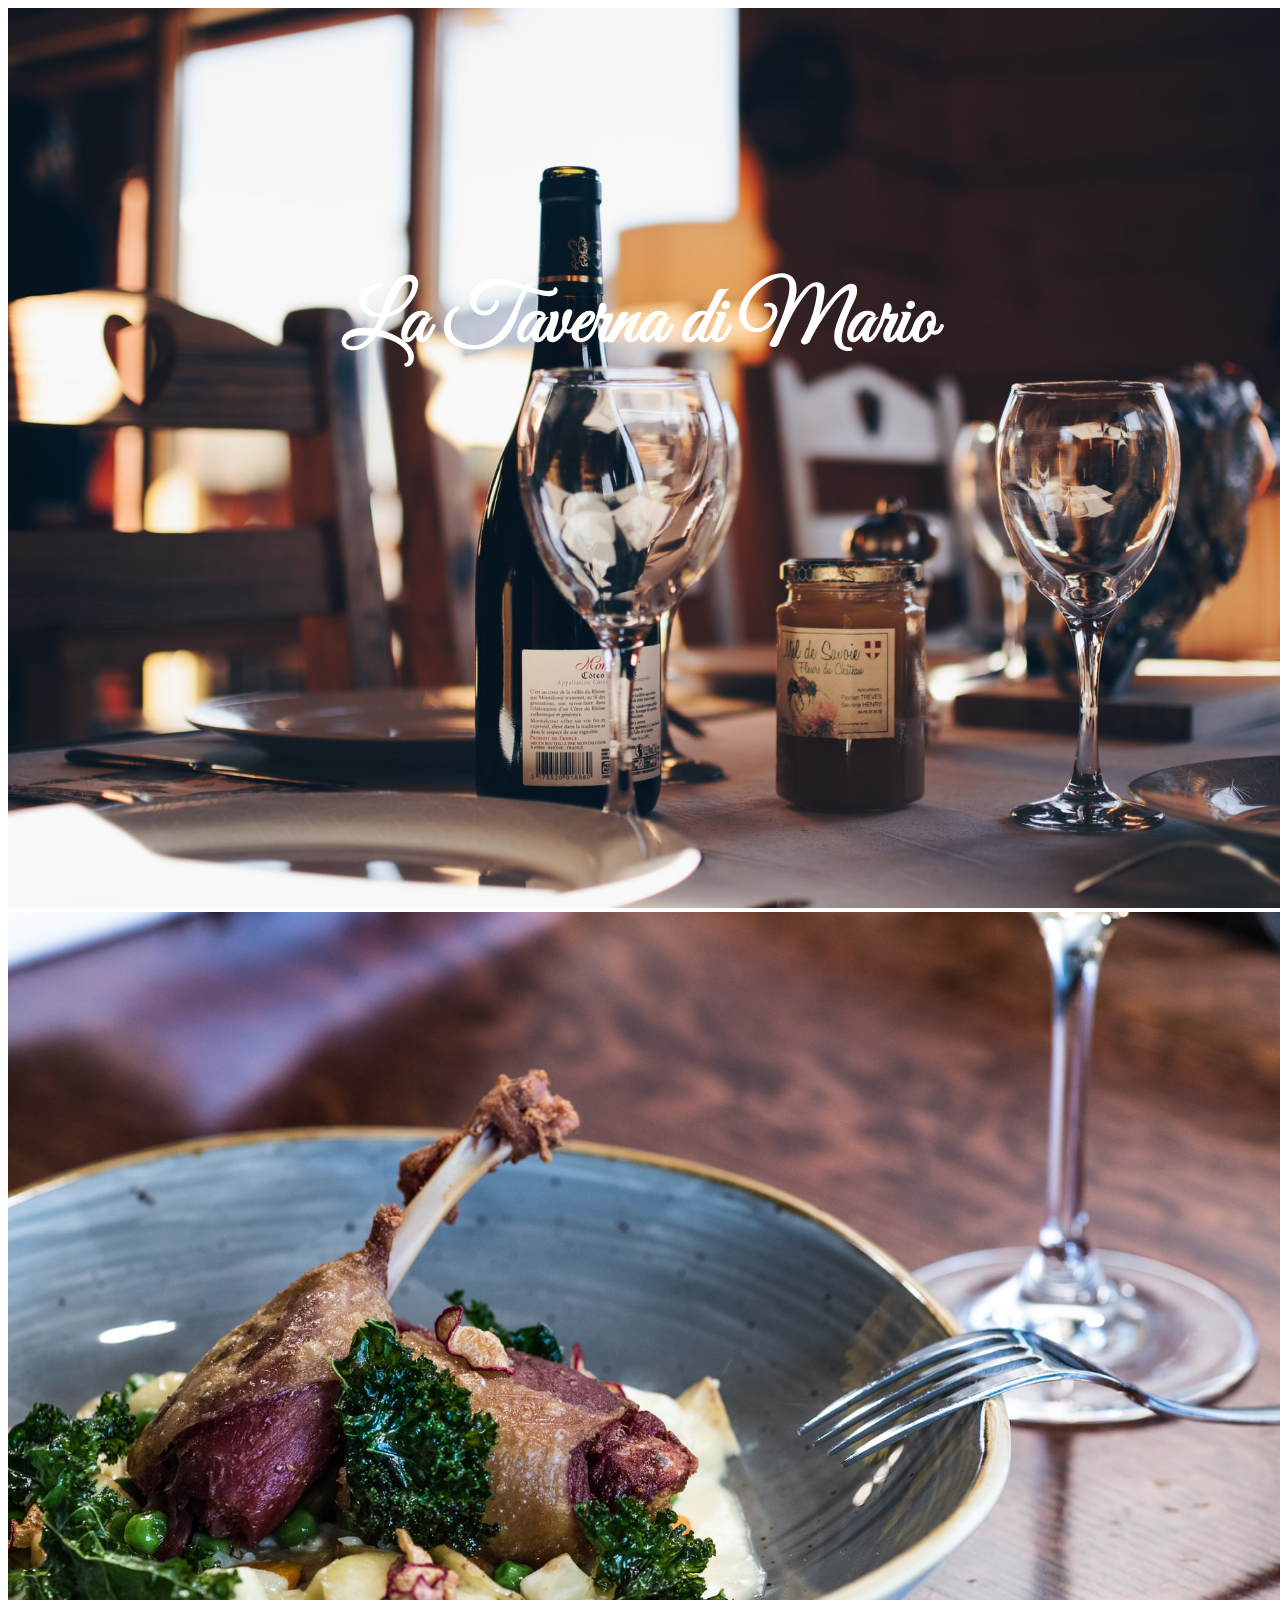
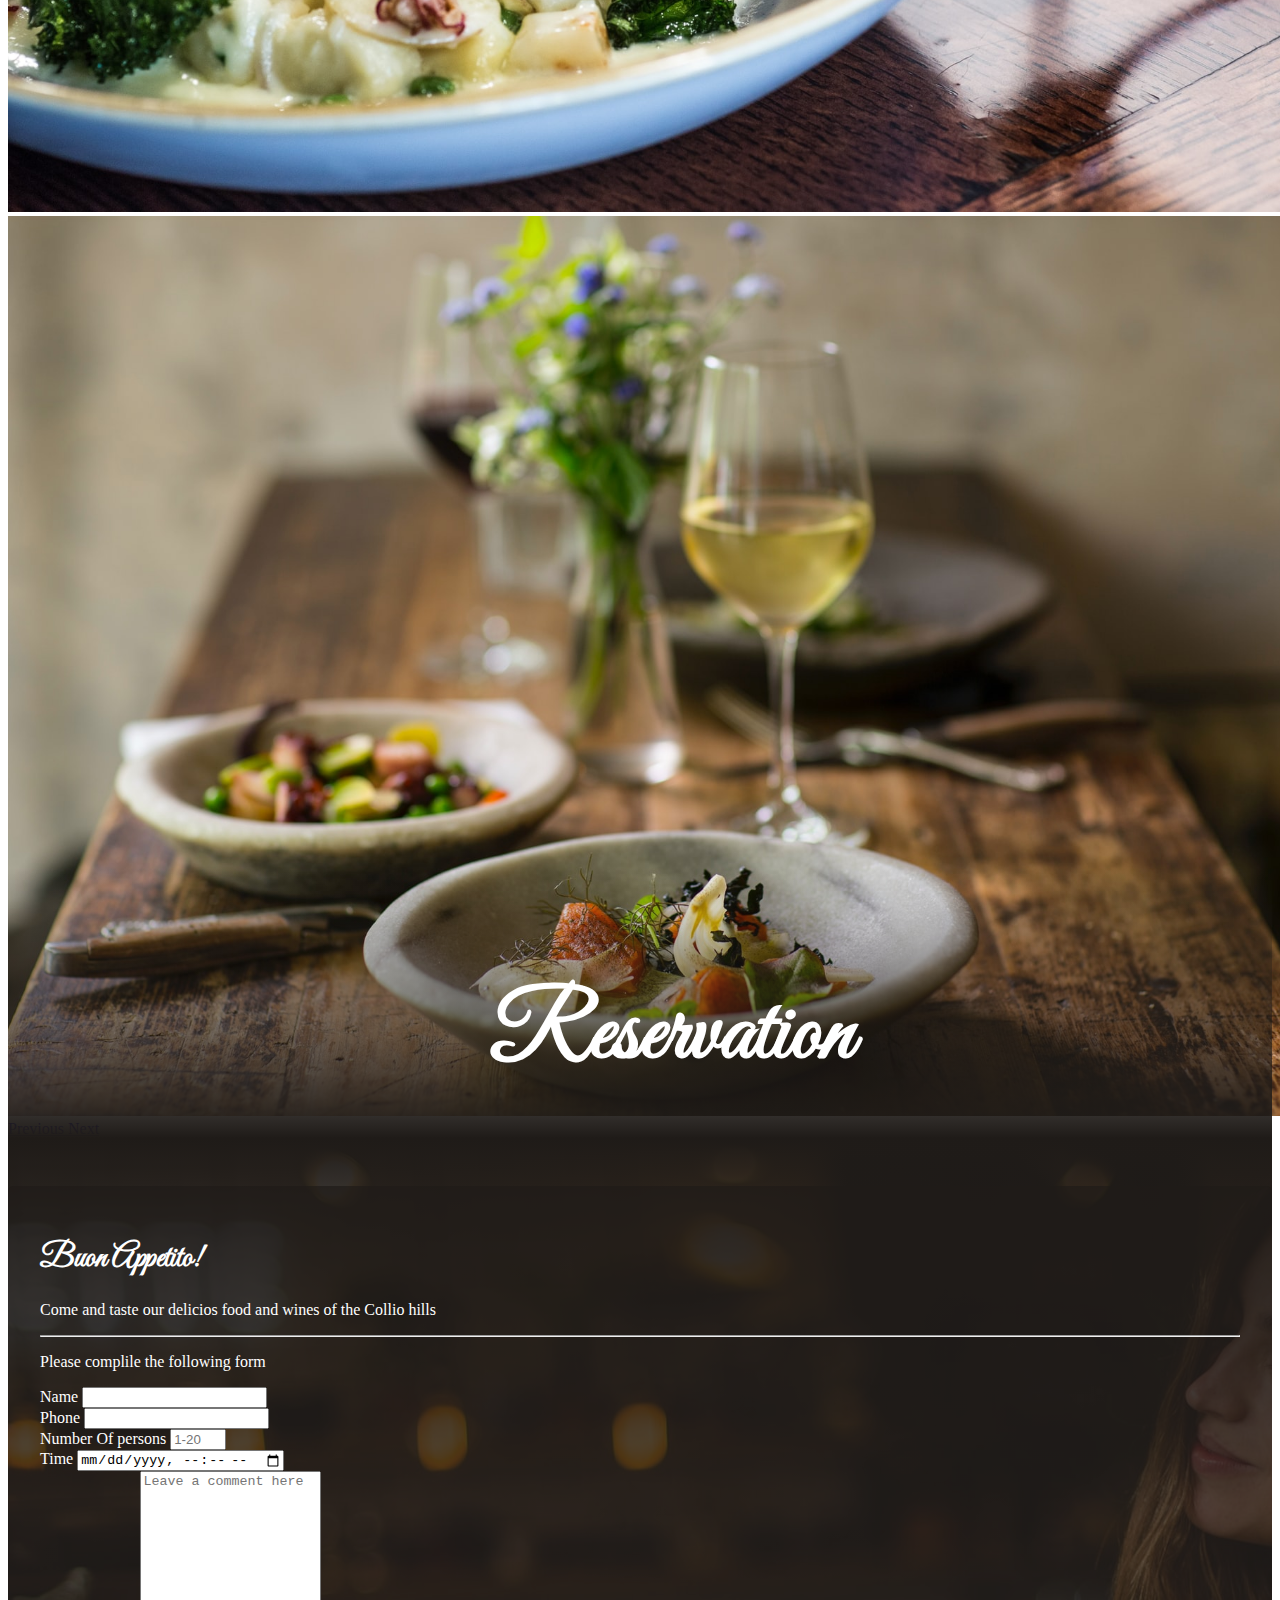
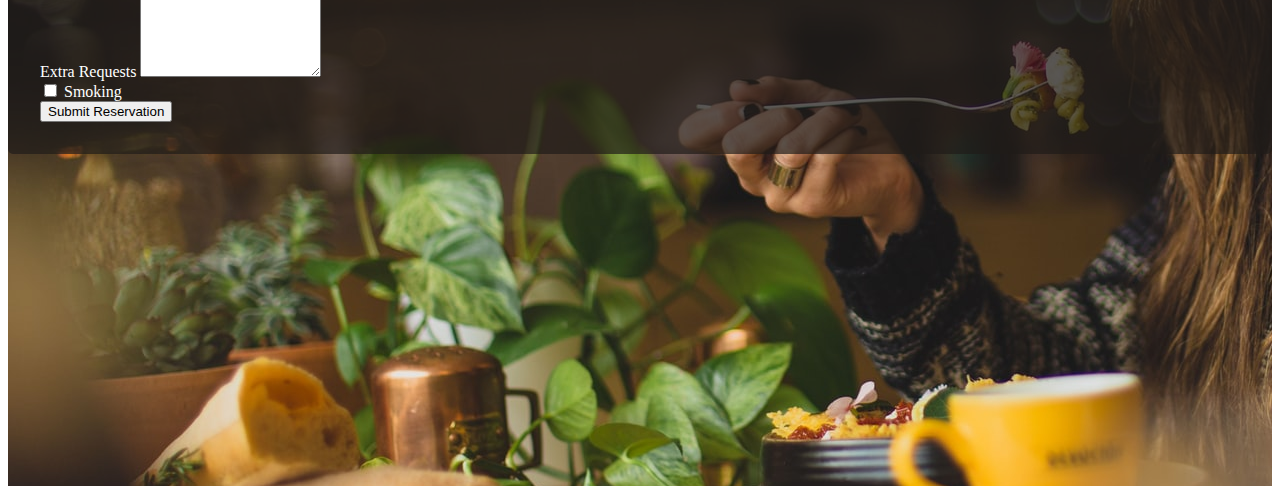
<file: index.html>
<!DOCTYPE html>
<html lang="en">
<head>
    <meta charset="UTF-8">
    <meta name="viewport" content="width=device-width, initial-scale=1.0">
    <title>Strive Ignite / w3-d4</title>    

    <!-- BOOTSTRAP 5 - CSS only -->
    <link href="https://cdn.jsdelivr.net/npm/bootstrap@5.0.0-beta1/dist/css/bootstrap.min.css" rel="stylesheet" integrity="sha384-giJF6kkoqNQ00vy+HMDP7azOuL0xtbfIcaT9wjKHr8RbDVddVHyTfAAsrekwKmP1" crossorigin="anonymous">
    <link rel="stylesheet" href="https://cdn.jsdelivr.net/npm/bootstrap-icons@1.3.0/font/bootstrap-icons.css">
    <link rel="preconnect" href="https://fonts.gstatic.com">
    <link href="https://fonts.googleapis.com/css2?family=Great+Vibes&display=swap" rel="stylesheet">
    <link rel="stylesheet" href="style.css">
</head>
<body>

    <div id = "intro-section">

        <div id="title"><h1>La Taverna di Mario</h1></div>
        <div id="carouselExampleControls" class="carousel slide" data-bs-ride="carousel">
            <div class="carousel-inner">
            <div class="carousel-item active">
                <img src="images\des-recits-NaKwyyh849o-unsplash.jpg" class="d-block w-100 h100vh" alt="bottle of wine">
            </div>
            <div class="carousel-item">
                <img src="images\eric-mcnew-xXzJ6mpcdwY-unsplash.jpg" class="d-block w-100 h100vh" alt="duck leg">
            </div>
            <div class="carousel-item">
                <img src="images\stefan-johnson-xIFbDeGcy44-unsplash.jpg" class="d-block w-100 h100vh" alt="salmon salad and wine">
            </div>
            </div>
            <a class="carousel-control-prev" href="#carouselExampleControls" role="button" data-bs-slide="prev">
            <span class="carousel-control-prev-icon" aria-hidden="true"></span>
            <span class="visually-hidden">Previous</span>
            </a>
            <a class="carousel-control-next" href="#carouselExampleControls" role="button" data-bs-slide="next">
            <span class="carousel-control-next-icon" aria-hidden="true"></span>
            <span class="visually-hidden">Next</span>
            </a>
        </div>
        <div class="scroll-down-block">
            <a href="#welcome-section"><div class="scroll-down-button"><h1>Reservation</h1><i class="bi bi-arrow-bar-down"></i></div></a>
        </div>
    </div>

    <div id="welcome-section">

        <div class="overlay"></div>
        

        <div class="container">
            <div class="row">
                <div class="col-md-6 half-container">

                <div class="bg-transparent">
                    <h1 class="display-4">Buon Appetito!</h1>
                    <p class="lead">Come and taste our delicios food and wines of the Collio hills</p>
                    <hr class="my-4">
                    <p>Please complile the following form</p>
                </div>
                
                <form id="reservation-form">
                    <div class="row g-3">
                        <div class="col-md-6">
                            <label for="inputName" class="form-label">Name</label>
                            <input type="text" class="form-control" id="inputName" required>
                        </div>
                        
                        <div class="col-md-6">
                            <label for="inputPhoneNumber" class="form-label">Phone</label>
                            <input type="text" class="form-control" id="inputPhoneNumber" required>
                        </div>
                        
                        <div class="col-md-6">
                            <label for="inputNumberOfPersons" class="form-label">Number Of persons</label>
                            <input type="number" class="form-control" id="inputNumberOfPersons" min="1" max="20" placeholder="1-20">
                            <!-- <select class="form-select">
                            </select> -->
                        </div>
                        
                        <!-- <div class="col-md-4">
                            <label for="inputDate" class="form-label">Date</label>
                            <input type="date" class="form-control" id="inputDate" required>
                        </div>

                        <div class="col-md-4">
                            <label for="inputTime" class="form-label">Time</label>
                            <input type="time" class="form-control" id="inputTime" required>
                        </div> -->

                        <div class="col-md-6">
                            <label for="inputDatetime" class="form-label">Time</label>
                            <input type="datetime-local" class="form-control" id="inputDatetime" required>
                        </div>
                        
                        <div class="col-md-12">
                            <label for="inputSpecialRequests" class="form-label">Extra Requests</label>
                            <textarea class="form-control" placeholder="Leave a comment here" id="inputSpecialRequests" style="height: 200px;"></textarea>
                        </div>

                        <div class="col-md-12">
                            <div class="form-check">
                            <input class="form-check-input" type="checkbox" id="inputSmoking">
                            <label class="form-check-label" for="gridCheck">
                                Smoking
                            </label>
                            </div>
                        </div>

                        <div class="col-md-12">
                            <button id="post" type="button" class="btn btn-light" onclick="collectedData()">Submit Reservation</button>
                        </div>

                    </div>
                </form>

                </div>
            </div>
        </div>
    </div>



    <!-- BOOTSTRAP 5 - JavaScript Bundle with Popper -->
    <script src="https://cdn.jsdelivr.net/npm/bootstrap@5.0.0-beta1/dist/js/bootstrap.bundle.min.js" integrity="sha384-ygbV9kiqUc6oa4msXn9868pTtWMgiQaeYH7/t7LECLbyPA2x65Kgf80OJFdroafW" crossorigin="anonymous"></script>
    
    <!-- "name": "ylli hasani",
        "phone": "049 123 123 ",
        "numberOfPersons": 4,
        "smoking": true,
        "dateTime": "2021-11-12T00:00:00.000Z", -->
    
    <script>

        // let data = {};

        let data = collectedData = () => {
            let newEntry = {};
            newEntry.name = document.getElementById("inputName").value;
            newEntry.phone = document.getElementById("inputPhoneNumber").value;
            newEntry.numberOfPersons = parseInt(document.getElementById("inputNumberOfPersons").value);
            newEntry.dateTime = document.getElementById("inputDatetime").value;
            // newEntry.dateTime = document.getElementById("inputDate").value +"T"+ document.getElementById("inputTime").value + ":00.000Z";
            newEntry.specialRequests = document.getElementById("inputSpecialRequests").value;
            newEntry.smoking = document.getElementById("inputSmoking").checked;
            console.log(newEntry);
            console.log(newEntry.dateTime);
            addReservation(newEntry);
        }

        addReservation = async (newEntry) => {
            let response = await fetch ('https://striveschool-api.herokuapp.com/api/reservation',{
                method: "POST",
                headers: {"Content-Type":"application/json"},
                body: JSON.stringify(newEntry)
            })
        }
        


    </script>

</body>
</html>
</file>
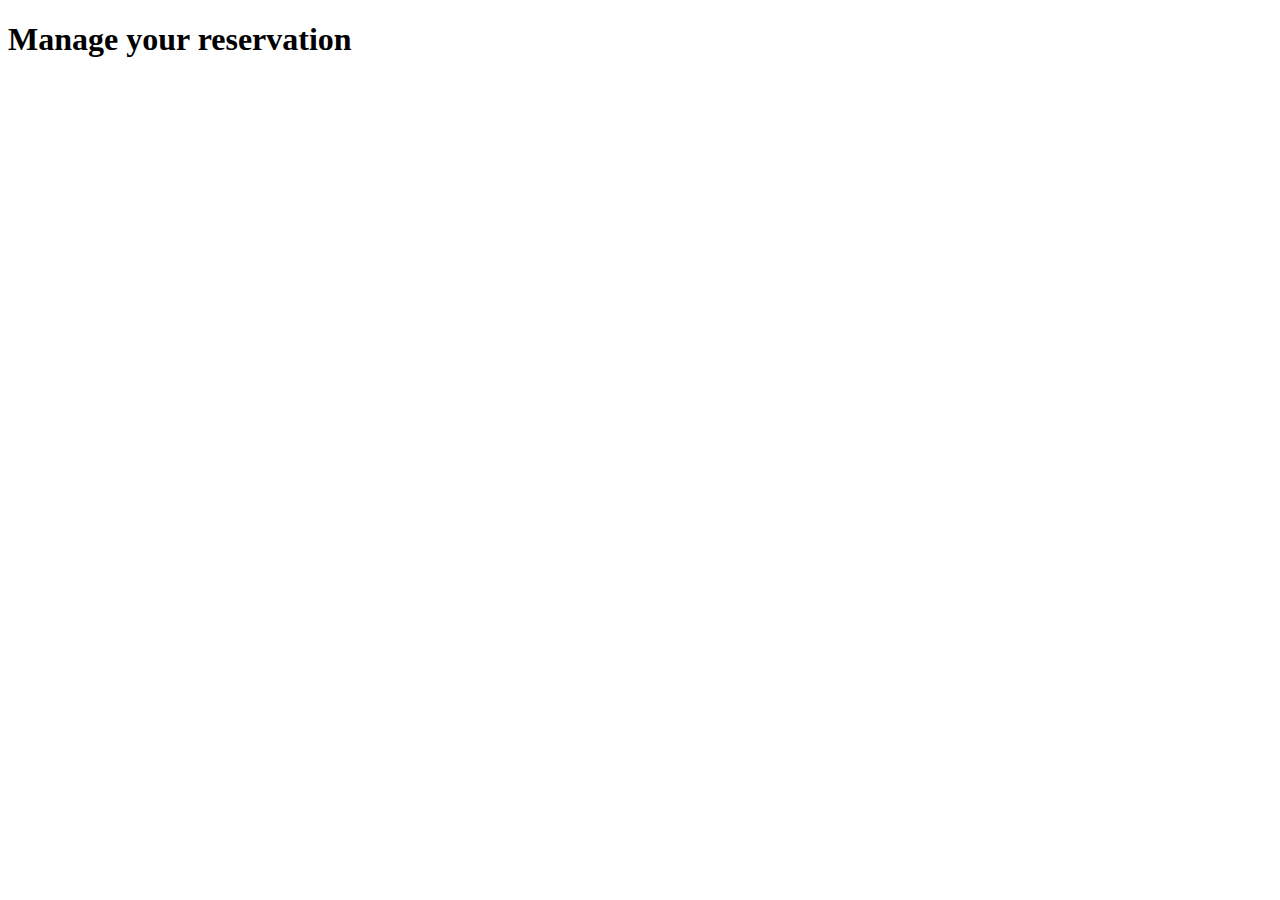
<file: admin.html>
<!DOCTYPE html>
<html lang="en">
<head>
    <meta charset="UTF-8">
    <meta name="viewport" content="width=device-width, initial-scale=1.0">
    <title>Reservation Admin</title>
    <link href="https://cdn.jsdelivr.net/npm/bootstrap@5.0.0-beta1/dist/css/bootstrap.min.css" rel="stylesheet" integrity="sha384-giJF6kkoqNQ00vy+HMDP7azOuL0xtbfIcaT9wjKHr8RbDVddVHyTfAAsrekwKmP1" crossorigin="anonymous">

</head>
<body>
    <div class="container">
        <h1>Manage your reservation</h1>

        <div id="updateList"></div>

    </div>
</body>

</html>
</file>
<file: style.css>
h1 {
    font-family: 'Great Vibes', cursive;
    color: #fff;

}

.h100vh{
    height: 100vh;
    object-fit: cover;
    overflow: hidden;
}

#intro-section{
    position: relative;
}

#title{
    position: absolute;
    left: 0;
    right: 0;
    top: 0;
    height: 70vh;
    display: flex;
    /* margin: auto auto; */
    z-index: 10;
}

#title h1{
    /* text-align: center; */
    /* display: block; */
    margin:auto;
    font-size: 5rem;
    text-align: center;

}

.scroll-down-block{
    position:absolute;
    bottom: 0;
    left: 0;
    right: 0;
    height: 30vh;
    /* margin: auto auto; */
    background: linear-gradient(180deg, rgba(31,27,24,0) 0%, rgba(31, 27, 24, 1) 100%);
}
.scroll-down-button {
    position: absolute;
    /* font-size: 3rem; */
    width: 300px;
    height: 200px;
    left: 0;
    right: 0;
    margin: auto;
    bottom: 10%;
    text-align: center;
    font-size: 3rem;
    color: #fff;
}

.scroll-down-button:hover{
    transform: scale(1.5);
    transition: transform 300ms;
    cursor: pointer;
}

#welcome-section{
    background-image: url("images/pablo-merchan-montes-Orz90t6o0e4-unsplash.jpg");
    padding-top: 3rem;
    min-height: 100vh;
    color: #fff;

    position: relative;
}

.half-container{
    /* width:50%; */
    background-color: rgba(31, 27, 24, 0.7);
    padding: 2rem;
    border-radius: 5px;
}
.overlay {
    position: absolute;
    top: 0;
    left: 0;
    right: 0;
    height: 50vh;
    /* background-color: royalblue; */
    background: linear-gradient(0deg, rgba(31,27,24,0) 0%, rgba(31, 27, 24, 1) 100%);
}

.container{
    position:relative;
}

.carousel-control-next, .carousel-control-prev{
    z-index: 20;
}
</file>
